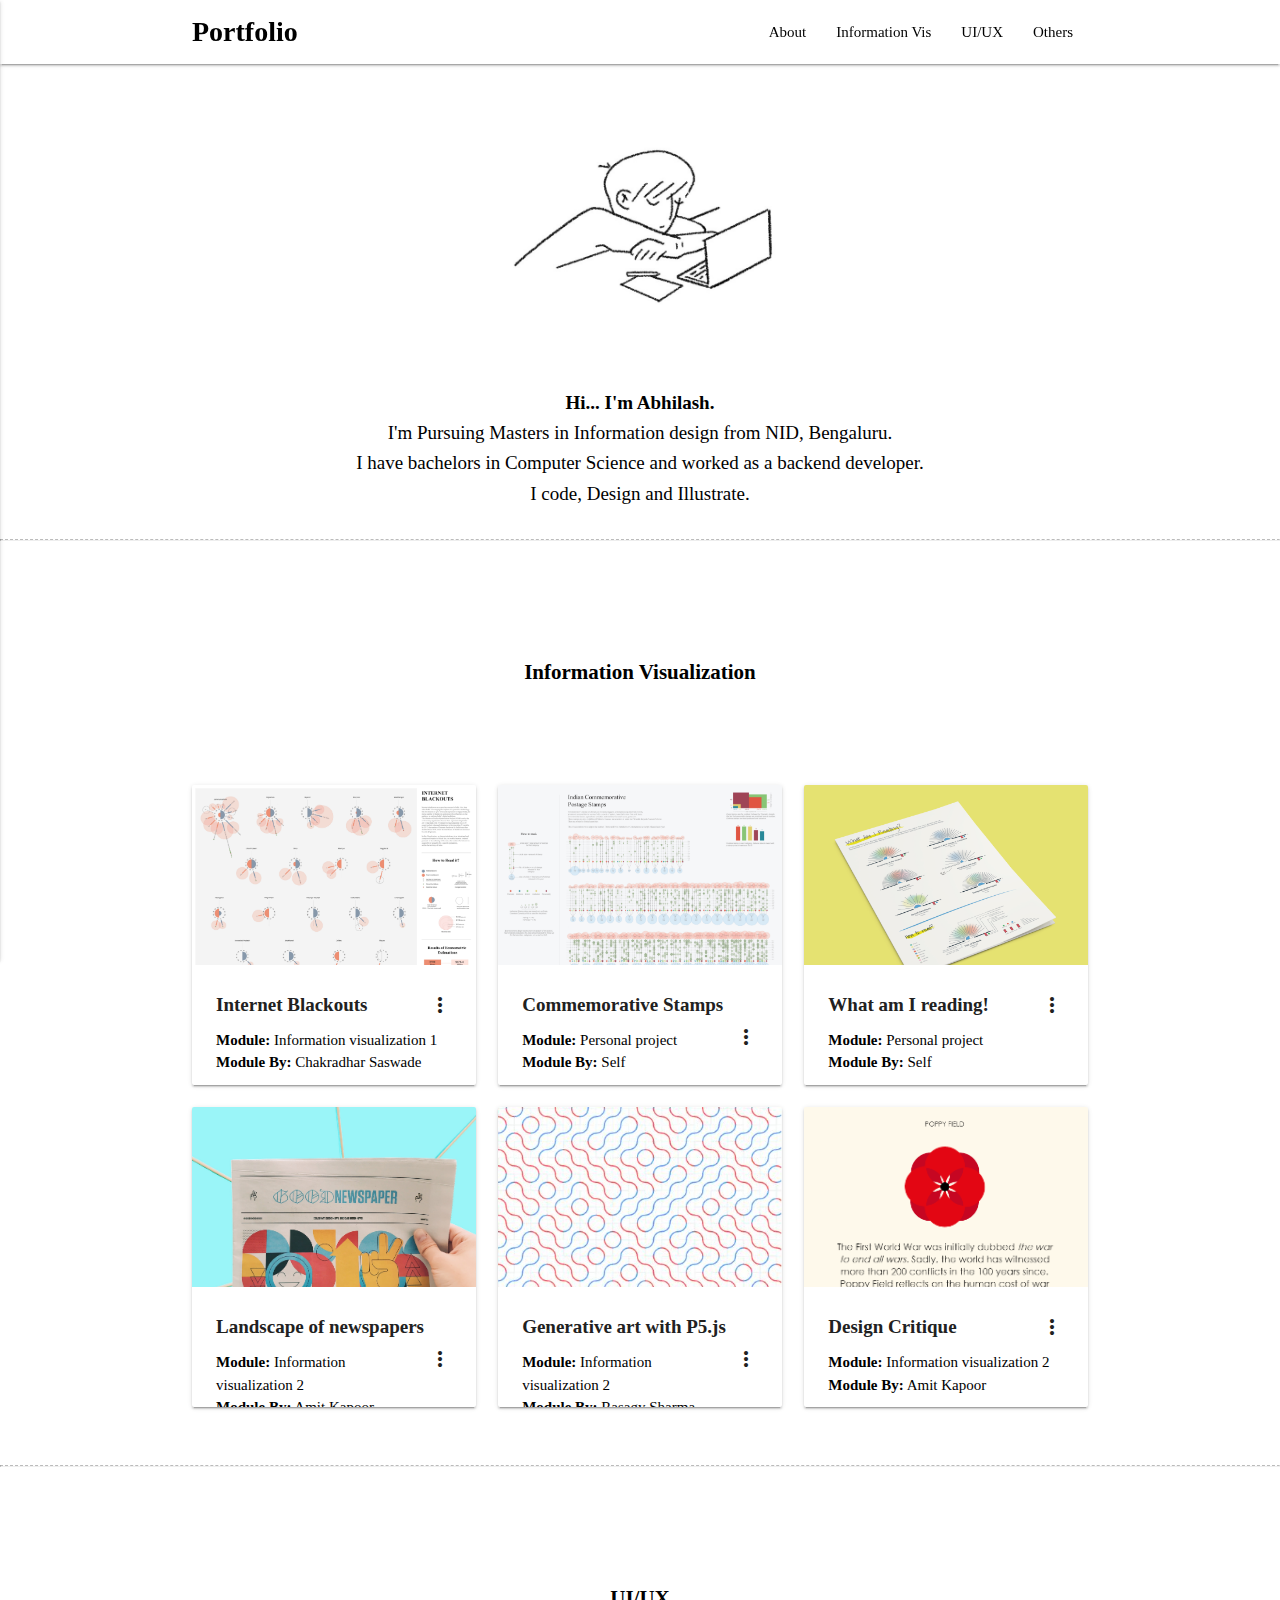
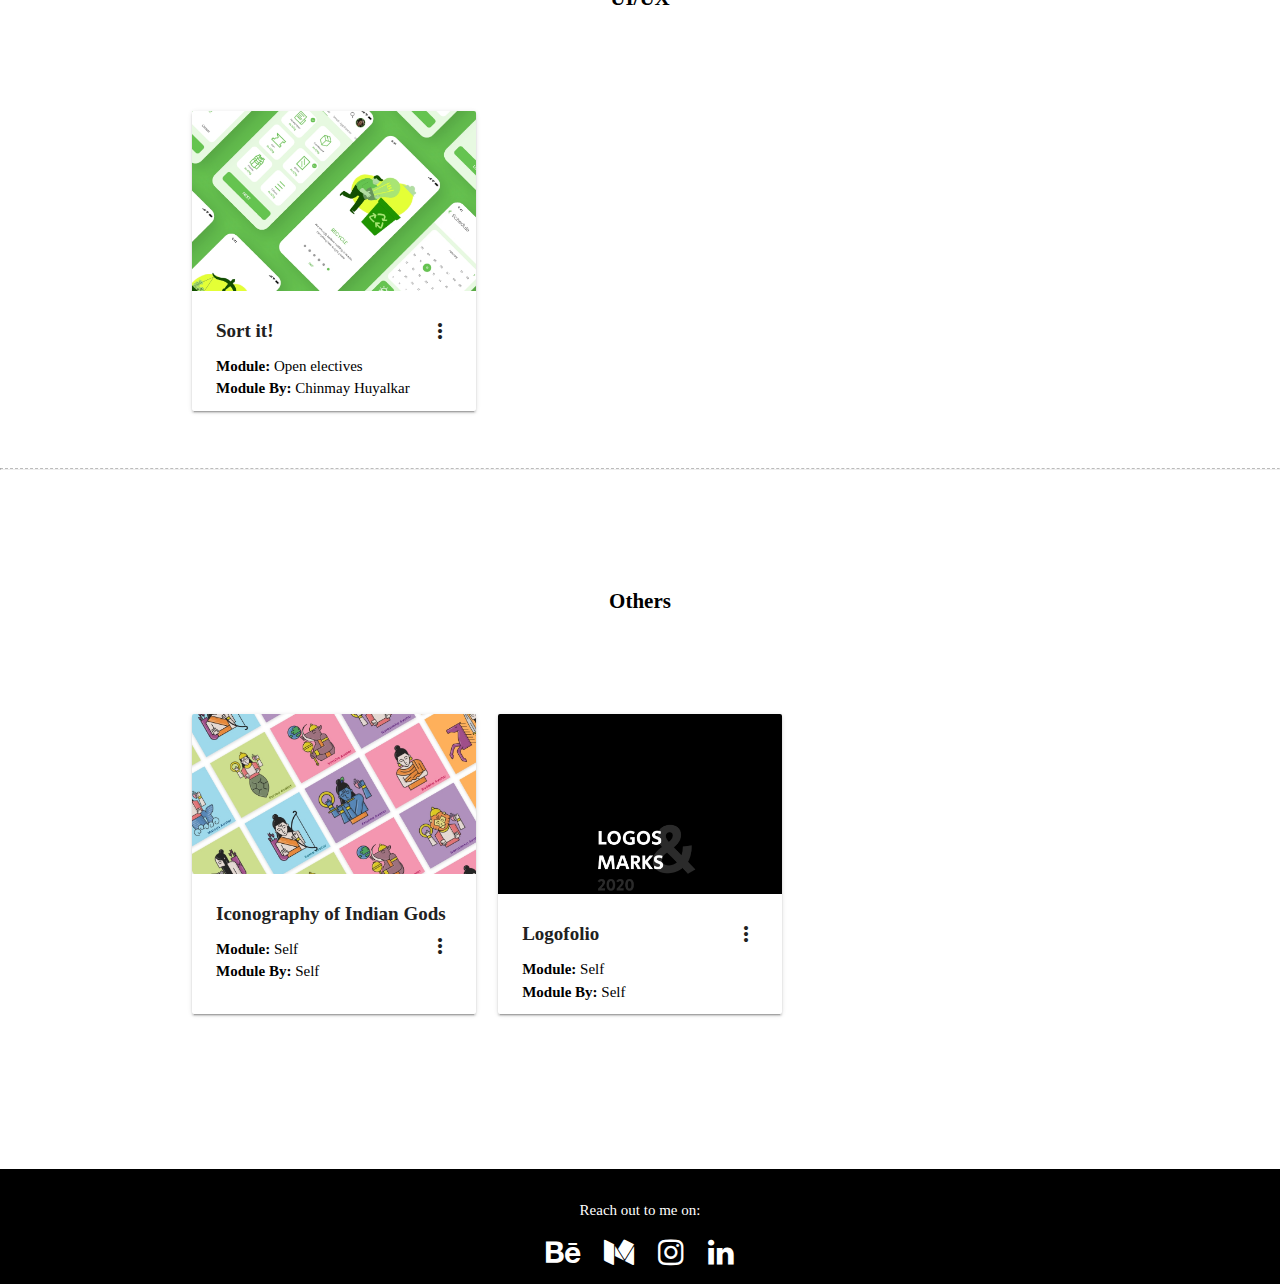
<file: index.html>
<!DOCTYPE html>
<html>

<head>
  <!--Import Google Icon Font-->
  <link href="https://fonts.googleapis.com/icon?family=Material+Icons" rel="stylesheet">
  <!--Import materialize.css-->
  <link type="text/css" rel="stylesheet" href="css/materialize.min.css" media="screen,projection" />
  <link type="text/css" rel="stylesheet" href="css/main.css" />
  <!--<link rel="stylesheet" href="https://cdnjs.cloudflare.com/ajax/libs/font-awesome/4.7.0/css/font-awesome.min.css">-->
  <link rel="stylesheet" href="font-awesome/css/font-awesome.min.css">

  <!--Let browser know website is optimized for mobile-->
  <meta name="viewport" content="width=device-width, initial-scale=1.0" />
  <title>Portfolio</title>
</head>

<body >
  <div class="navbar-fixed navibar">
    <nav class="white">
      <div class="container">
        <div class="nav-wrapper">
          <a href="#" class="brand-logo">Portfolio</a>
          <a href="#" data-activates="mobile-nav" class="button-collapse">
            <i class="material-icons black-text">menu</i>
          </a>
          <ul class="right hide-on-med-and-down ">
            <li><a href="#about"><span class = "navibar-sec">About</span></a></li>
            <li><a href="#infoviz"><span class = "navibar-sec">Information Vis</span></a></li>
            <li><a href="#uiux"><span class = "navibar-sec">UI/UX</span></a></li>
            <li><a href="#others"><span class = "navibar-sec">Others</span></a></li>
      
          </ul>
        </div>
      </div>
    </nav>
  </div>

  <ul class="side-nav" id = "mobile-nav">
    <li><a href="#about"><span class = "navibar-sec">About</span></a></li>
            <li><a href="#infoviz"><span class = "navibar-sec">Information Vis</span></a></li>
            <li><a href="#uiux"><span class = "navibar-sec">UI/UX</span></a></li>
            <li><a href="#others"><span class = "navibar-sec">Others</span></a></li>
  </ul>


<!--section: about and Image-->
<section id = "about" class = "scrollspy">
  <div class="container">
    <div class="row">
      <div class="center">
        <img src="img/self2.jpg" alt="" class = "self-portrait">
      </div>
      <div class="center">
       <H5 class="intro-text"><span class = "myname">Hi... I'm Abhilash.</span> <br>I'm Pursuing Masters in Information design from NID, Bengaluru.<br> I have bachelors in Computer Science and worked as a backend developer. <br>I code, Design and Illustrate.</H5>
      </div>
    </div>
  </div>
</section>

<hr class="dashed">



  <!--section: information visualization-->

  <section id = "infoviz" class="section section-infoviz scrollspy">
    <div class="container">
      <div class="row">
        <h4 class="center headers">Information Visualization</h4>
        <div class="col s12 m4">
          <div class="card small">
            <div class="card-image waves-effect waves-block waves-light">
              <img class="activator" src="img/A0_blackouts_sheet_landscape_v2-min.jpg" alt=""   >
            </div>
            <div class="card-content">
              <span class="card-title activator grey-text text-darken-4 card-header">Internet Blackouts<i class="material-icons right">more_vert</i></span>  
              <p class = "card-subheaders"><span class = "bolder">Module:</span> Information visualization 1</p>
              <p class = "card-subheaders"><span class = "bolder">Module By:</span> Chakradhar Saswade</p>
            </div>
            <div class="card-reveal">
              <span class="card-title grey-text text-darken-4 card-header">Internet Blackouts<i class="material-icons right">close</i></span>
              <p class = "card-subheaders">A print visualization on internet blackouts observed across India's different states</p>
              <a href="https://www.behance.net/gallery/98576827/Internet-Blackouts-in-India" class="black-text" target="_blank">
                <i class="fa fa-behance fa-2x" aria-hidden="true"></i>
              </a>
            </div>
          </div>
        </div>

        <div class="col s12 m4">
          <div class="card small">
            <div class="card-image waves-effect waves-block waves-light">
              <img class="activator" src="img/a0_viz_stamps-min.jpg" alt=""  >
            </div>
            <div class="card-content">
              <span class="card-title activator grey-text text-darken-4 card-header">Commemorative Stamps<i class="material-icons right">more_vert</i></span>  
              <p class = "card-subheaders"><span class = "bolder">Module:</span> Personal project</p>
              <p class = "card-subheaders"><span class = "bolder">Module By:</span> Self</p>
            </div>
            <div class="card-reveal">
              <span class="card-title grey-text text-darken-4 card-header">Commemorative Stamps<i class="material-icons right">close</i></span>
              <p class = "card-subheaders">A print visualization on Indian Commemorative postage stamps from independence till year 2000</p>
              <a href="https://www.behance.net/gallery/97646105/A-visualization-on-Indian-Commemorative-postage-stamps" class="black-text" target="_blank"><i class="fa fa-behance fa-2x" aria-hidden="true"></i></a>
              <a href="https://medium.com/analytics-vidhya/indian-commemorative-postage-stamps-a-data-visualization-2efbea76a2e9" class="black-text" target="_blank">
                <i class="fa fa-medium fa-2x" aria-hidden="true"></i>
              </a>
            </div>
          </div>
        </div>

        <div class="col s12 m4">
          <div class="card small">
            <div class="card-image waves-effect waves-block waves-light">
              <img class="activator" src="img/bookreading.jpg" alt="">
            </div>
            <div class="card-content">
              <span class="card-title activator grey-text text-darken-4 card-header">What am I reading!<i class="material-icons right">more_vert</i></span>  
              <p class = "card-subheaders"><span class = "bolder">Module:</span> Personal project</p>
              <p class = "card-subheaders"><span class = "bolder">Module By:</span> Self</p>
            </div>
            <div class="card-reveal">
              <span class="card-title grey-text text-darken-4 card-header">What am I reading!<i class="material-icons right">close</i></span>
              <p class = "card-subheaders">A self made data art on which book you are reading. Project is to keep track of your</p>
              <a href="https://www.behance.net/gallery/97963663/What-Am-I-Reading" class="black-text" target="_blank">
              <i class="fa fa-behance fa-2x" aria-hidden="true"></i>
              </a>
              <a href="https://medium.com/nightingale/what-am-i-reading-1ccb4a08c74b" class="black-text" target="_blank">
              <i class="fa fa-medium fa-2x" aria-hidden="true"></i>
              </a>
            </div>
          </div>
        </div>

        <div class="col s12 m4">
          <div class="card small">
            <div class="card-image waves-effect waves-block waves-light">
              <img class="activator" src="img/newspapers.jpg" alt="">
            </div>
            <div class="card-content">
              <span class="card-title activator grey-text text-darken-4 card-header">Landscape of newspapers<i class="material-icons right">more_vert</i></span>  
              <p class = "card-subheaders"><span class = "bolder">Module:</span> Information visualization 2</p>
              <p class = "card-subheaders"><span class = "bolder">Module By:</span> Amit Kapoor</p>
            </div>
            <div class="card-reveal">
              <span class="card-title grey-text text-darken-4 card-header">Landscape of newspapers<i class="material-icons right">close</i></span>
              <p class = "card-subheaders">An information visualization to understand the landscape of newspapers in India. To document the process, decisions and design along the way.</p>

              <a href="" class="black-text" target="_blank">
              <i class="fa fa-globe fa-2x" aria-hidden="true"></i>
              </a>
            </div>
          </div>
        </div>

        <div class="col s12 m4">
          <div class="card small">
            <div class="card-image waves-effect waves-block waves-light">
              <img class="activator" src="img/arcs.JPG" alt="">
            </div>
            <div class="card-content">
              <span class="card-title activator grey-text text-darken-4 card-header">Generative art with P5.js<i class="material-icons right">more_vert</i></span>  
              <p class = "card-subheaders"><span class = "bolder">Module:</span> Information visualization 2</p>
              <p class = "card-subheaders"><span class = "bolder">Module By:</span> Rasagy Sharma</p>
            </div>
            <div class="card-reveal">
              <span class="card-title grey-text text-darken-4 card-header">Generative art with P5.js<i class="material-icons right">close</i></span>
              <p class = "card-subheaders">Generative art explorations with P5.js in a two week module.</p>
          
              <div class="collection">
                <a href="https://editor.p5js.org/abhilashkumar24/full/pYW8COIon" target = "_blank" class="collection-item black-text">Paint tool</a>
                <a href="https://editor.p5js.org/abhilashkumar24/full/NkDXqcZIm" target = "_blank" class="collection-item black-text">Solar System</a>
                <a href="https://editor.p5js.org/abhilashkumar24/full/CtCeYFXOR" target = "_blank" class="collection-item black-text">Sol Lewitt-154</a>
                <a href="https://editor.p5js.org/abhilashkumar24/full/f5h7naSFj" target = "_blank" class="collection-item black-text">Sol Lewitt-164</a>
                <a href="https://editor.p5js.org/abhilashkumar24/full/TulJ7lUcM" target = "_blank" class="collection-item black-text">Truchet Arcs</a>
                <a href="https://editor.p5js.org/abhilashkumar24/full/rjrfO5_uN" target = "_blank" class="collection-item black-text">Truchet Lines</a>
              </div>
            </div>
          </div>
        </div>

        <div class="col s12 m4">
          <div class="card small">
            <div class="card-image waves-effect waves-block waves-light">
              <img class="activator" src="img/Untitled3.png" alt="">
            </div>
            <div class="card-content">
              <span class="card-title activator grey-text text-darken-4 card-header">Design Critique<i class="material-icons right">more_vert</i></span>  
              <p class = "card-subheaders"><span class = "bolder">Module:</span> Information visualization 2</p>
              <p class = "card-subheaders"><span class = "bolder">Module By:</span> Amit Kapoor</p>
            </div>
            <div class="card-reveal">
              <span class="card-title grey-text text-darken-4 card-header">Design Critique<i class="material-icons right">close</i></span>
              <p class = "card-subheaders">A classroom exercise on critiquing an Interactive Infoviz article</p>
              <a href="Export-73945aac-896d-4491-a476-2f12aa3fb383/Design Critique Interactive Article 924c11c0cab6442c896a4ef19d57ad7e.html" class="black-text" target="_blank">
                <i class="fa fa-globe fa-2x" aria-hidden="true"></i>
                </a>
            </div>
          </div>
        </div>

               

      </div>
    </div>

  <!--section: UI/UX-->
  </section>

  <hr class="dashed">
  <section id = "uiux" class="section section-uiux scrollspy">
    <div class="container">
      <div class="row">
        <h4 class="center headers">UI/UX</h4>
        <div class="col s12 m4">
          <div class="card small">
            <div class="card-image waves-effect waves-block waves-light">
              <img class="activator" src="img/sortit.jpg" alt="" >
            </div>
            <div class="card-content">
              <span class="card-title activator grey-text text-darken-4 card-header">Sort it!<i class="material-icons right">more_vert</i></span>  
              <p class = "card-subheaders"><span class = "bolder">Module:</span> Open electives</p>
              <p class = "card-subheaders"><span class = "bolder">Module By:</span> Chinmay Huyalkar</p>
            </div>
            <div class="card-reveal">
              <span class="card-title grey-text text-darken-4 card-header">Sort it!<i class="material-icons right">close</i></span>
              <p class = "card-subheaders">A two week open elective module on UI/UX case study on a selected topic</p>
              <a href="https://www.behance.net/gallery/98876165/Sort-it-A-waste-management-app-UIUX-Exercise" class="black-text" target="_blank">
                <i class="fa fa-behance fa-2x" aria-hidden="true"></i>
              </a>
            </div>
          </div>
        </div>
      </div>
    </div>
  </section>

  <!--section: others-->

  <hr class="dashed">
  <section id = "others" class="section section-others scrollspy">
    <div class="container">
      <div class="row">
        <h4 class="center headers">Others</h4>
        <div class="col s12 m4">
          <div class="card small">
            <div class="card-image waves-effect waves-block waves-light">
              <img class="activator" src="img/gods.jpg" alt="" >
            </div>
            <div class="card-content">
              <span class="card-title activator grey-text text-darken-4 card-header">Iconography of Indian Gods<i class="material-icons right">more_vert</i></span>  
              <p class = "card-subheaders"><span class = "bolder">Module:</span> Self</p>
              <p class = "card-subheaders"><span class = "bolder">Module By:</span> Self</p>
            </div>
            <div class="card-reveal">
              <span class="card-title grey-text text-darken-4 card-header">Iconography of Indian Gods<i class="material-icons right">close</i></span>
              <p class = "card-subheaders">A self led iconography project on Indian Gods</p>
              <a href="https://www.behance.net/gallery/102330795/Dashavatar-Iconography" class="black-text" target="_blank">
                <i class="fa fa-behance fa-2x" aria-hidden="true"></i>
              </a>
            </div>
          </div>
        </div>

        <div class="col s12 m4">
          <div class="card small">
            <div class="card-image waves-effect waves-block waves-light">
              <img class="activator" src="img/logofolio-01.jpg" alt="" >
            </div>
            <div class="card-content">
              <span class="card-title activator grey-text text-darken-4 card-header">Logofolio<i class="material-icons right">more_vert</i></span>  
              <p class = "card-subheaders"><span class = "bolder">Module:</span> Self</p>
              <p class = "card-subheaders"><span class = "bolder">Module By:</span> Self</p>
            </div>
            <div class="card-reveal">
              <span class="card-title grey-text text-darken-4 card-header">Logofolio<i class="material-icons right">close</i></span>
              <p class = "card-subheaders">Logos & marks done for clients</p>
              <a href="https://www.behance.net/gallery/102371915/Logos-Marks" class="black-text" target="_blank">
                <i class="fa fa-behance fa-2x" aria-hidden="true"></i>
              </a>
            </div>
          </div>
        </div>
      </div>
    </div>
  </section>


<footer class="section black white-text center">
  <p class="flow-text center ">Reach out to me on:</p>
  <a href="https://www.behance.net/abhilashku" class="white-text" target="_blank">
    <i class="fa fa-behance fa-2x" aria-hidden="true"></i>
  </a>
  <a href="https://medium.com/@abhilashkumar24" class="white-text" target="_blank">
    <i class="fa fa-medium fa-2x" aria-hidden="true"></i>
  </a>
  <a href="https://www.instagram.com/cheese_is_the_answer/" class="white-text" target="_blank">
    <i class="fa fa-instagram fa-2x" aria-hidden="true"></i>
  </a>
  <a href="https://www.linkedin.com/in/abhilash-kumar-307292143/" class="white-text" target="_blank">
    <i class="fa fa-linkedin fa-2x" aria-hidden="true"></i>
  </a>
  


</footer>

  
  <!--Import jQuery before materialize.js-->
  <script type="text/javascript" src="https://code.jquery.com/jquery-3.2.1.min.js"></script>
  <script type="text/javascript" src="js/materialize.min.js"></script>
  <script>
    $(document).ready(function () {
      // Custom JS & jQuery here
      $('.button-collapse').sideNav()
      $('.slider').slider({
        indicators: false,
        height: 400,
        transition: 500,
        interval: 6000

      });
    });


    $('.scrollspy').scrollSpy();
  </script>
</body>

</html>
</file>
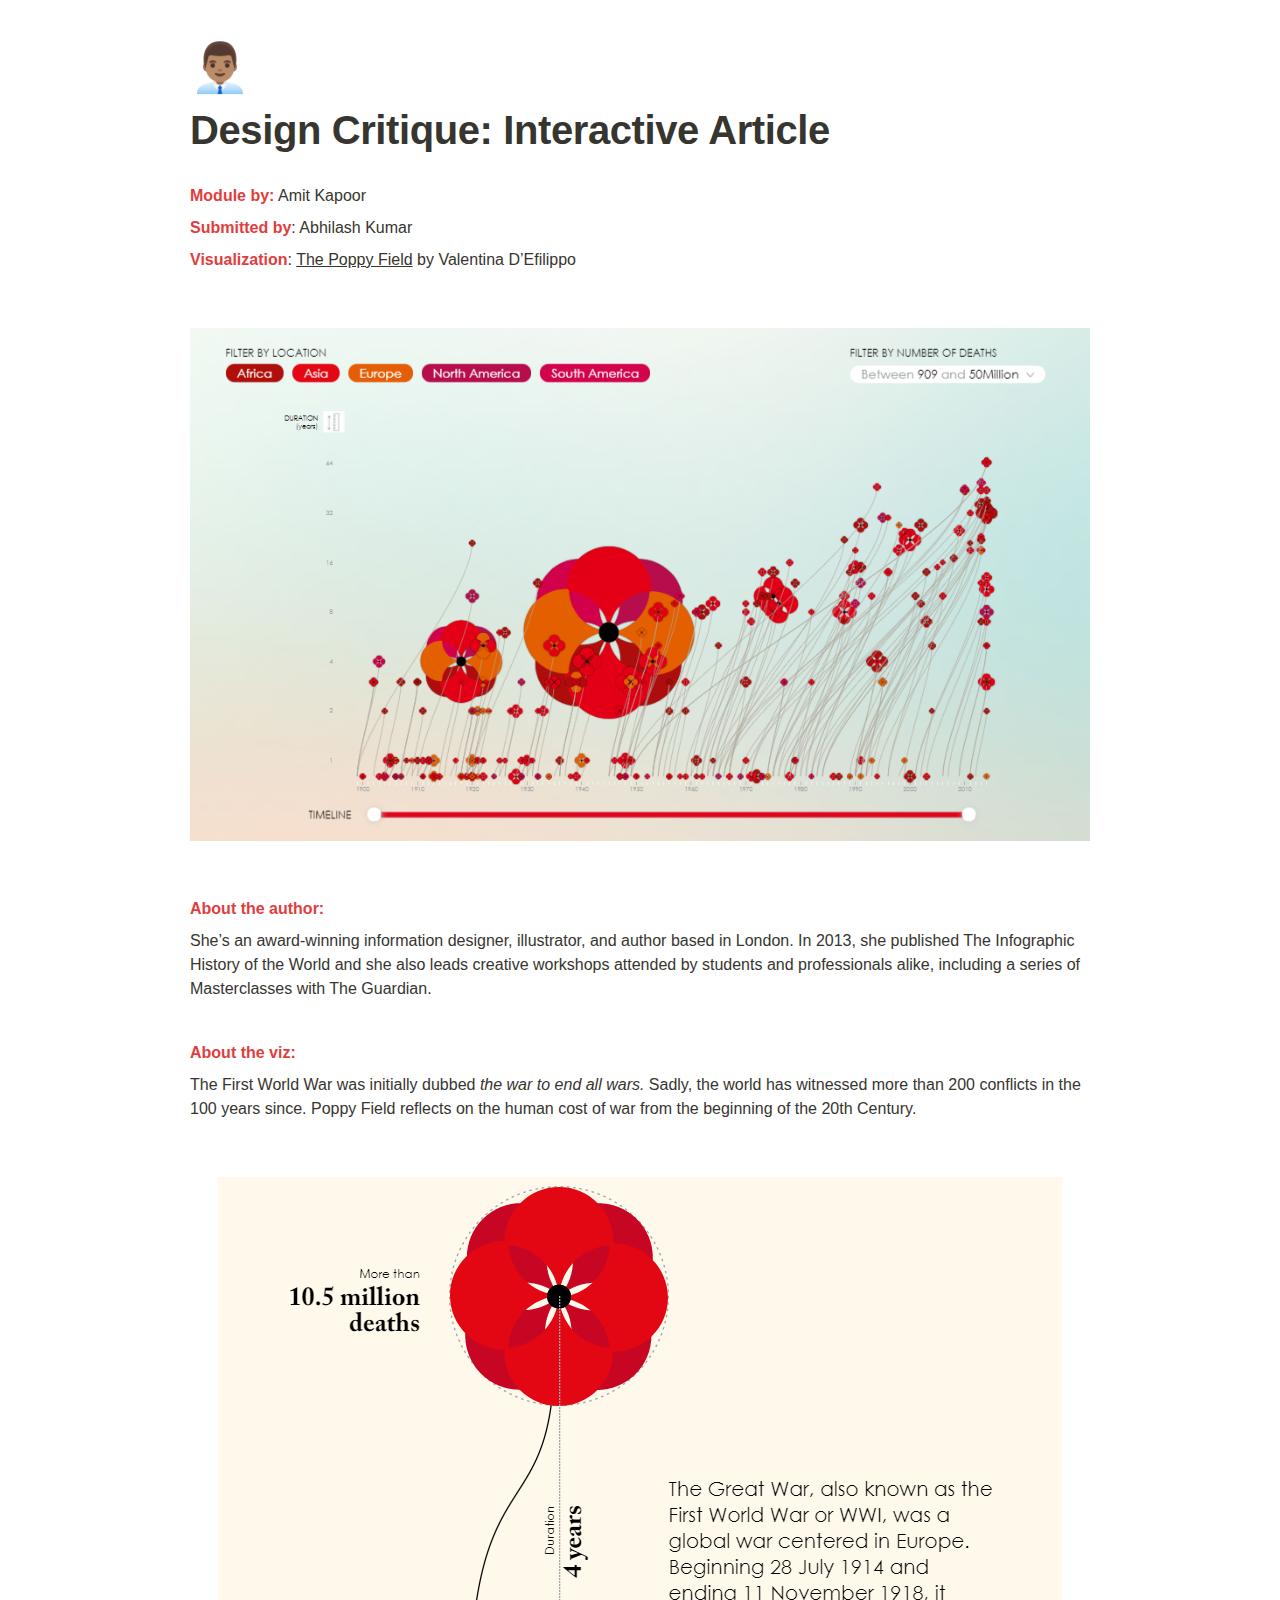
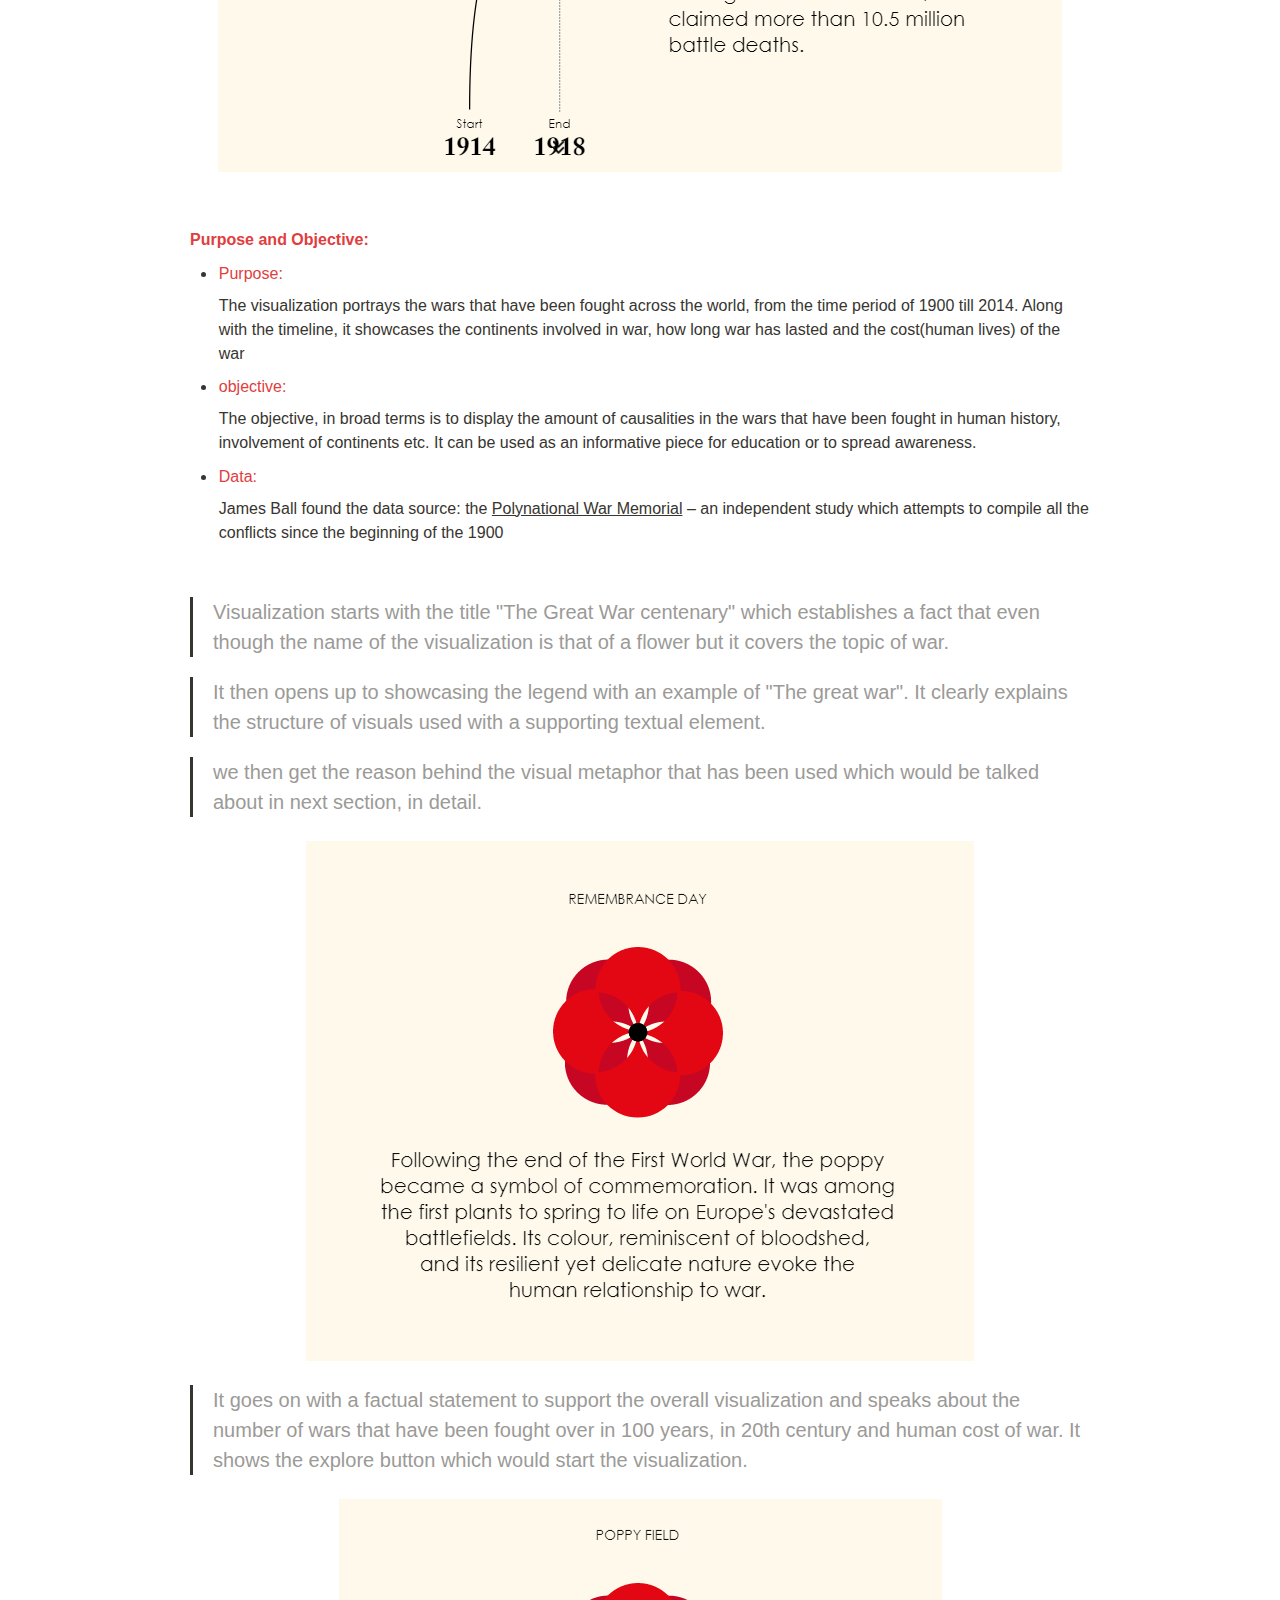
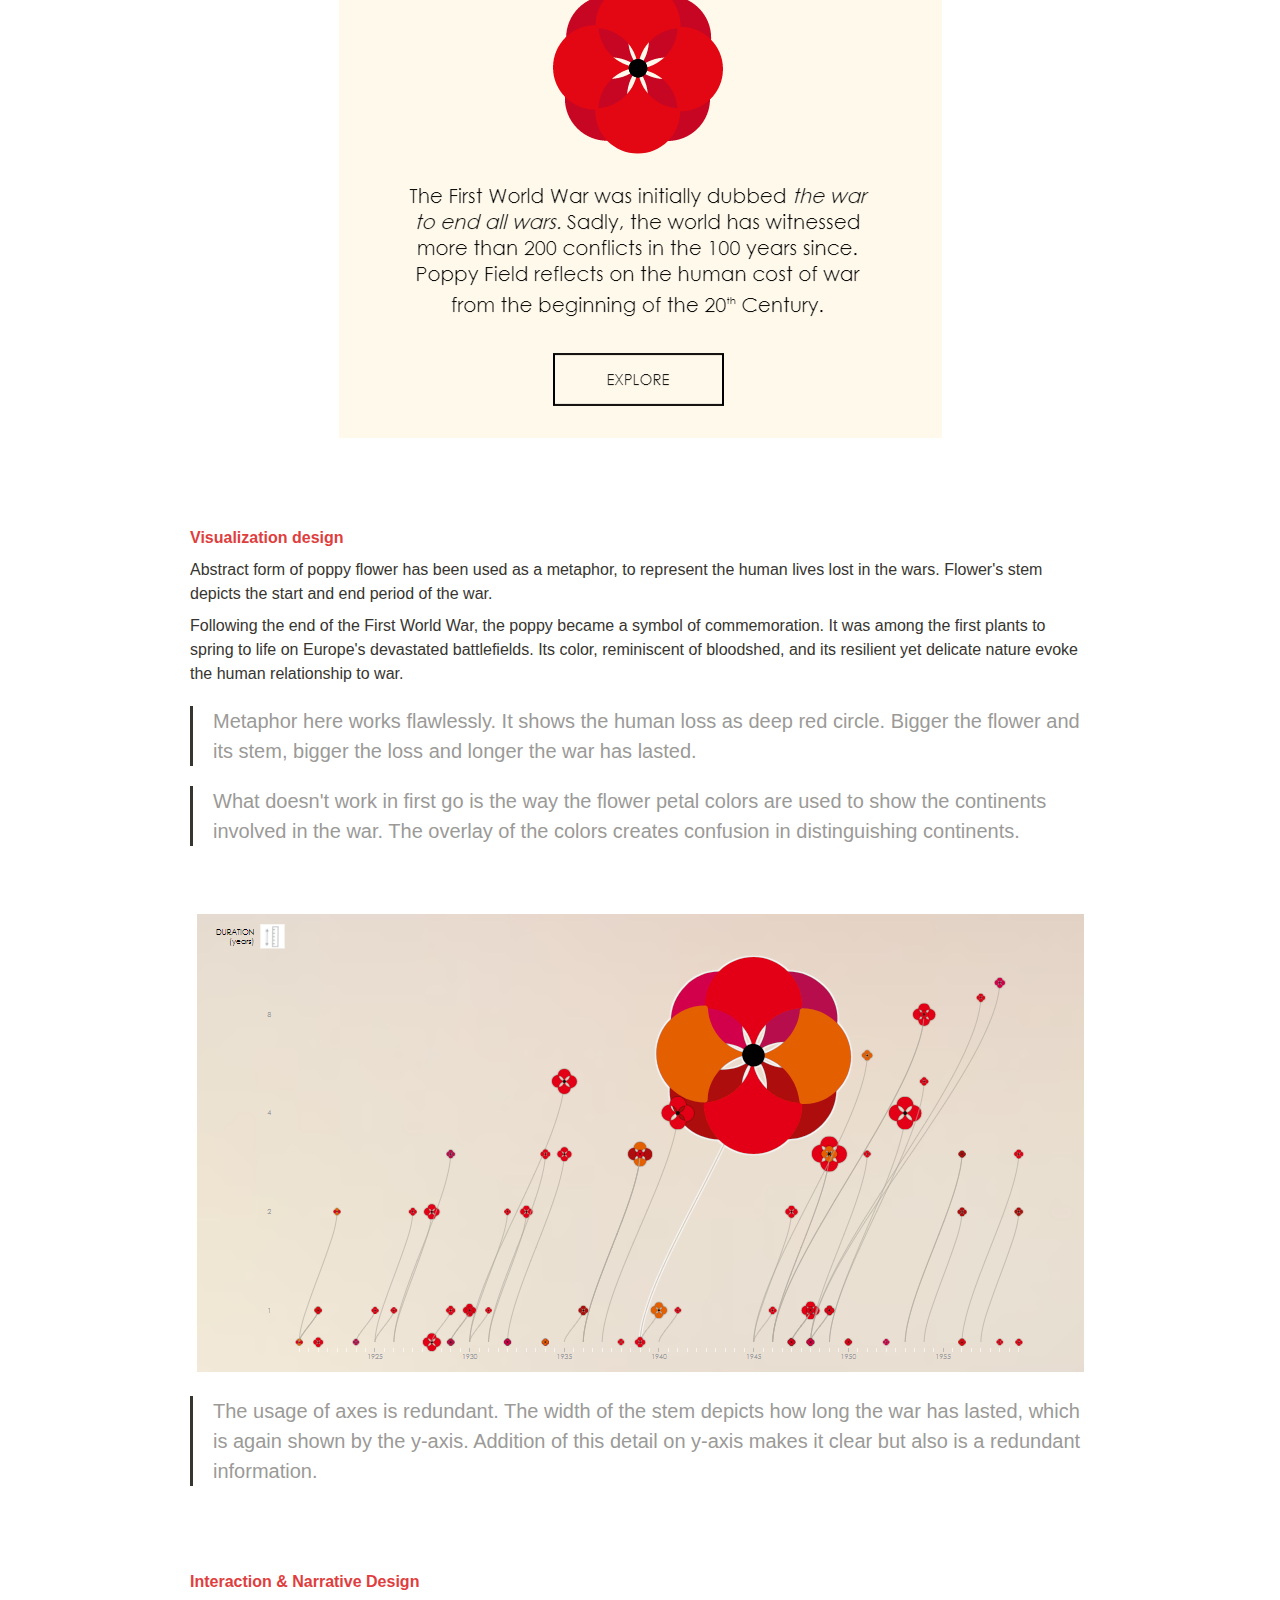
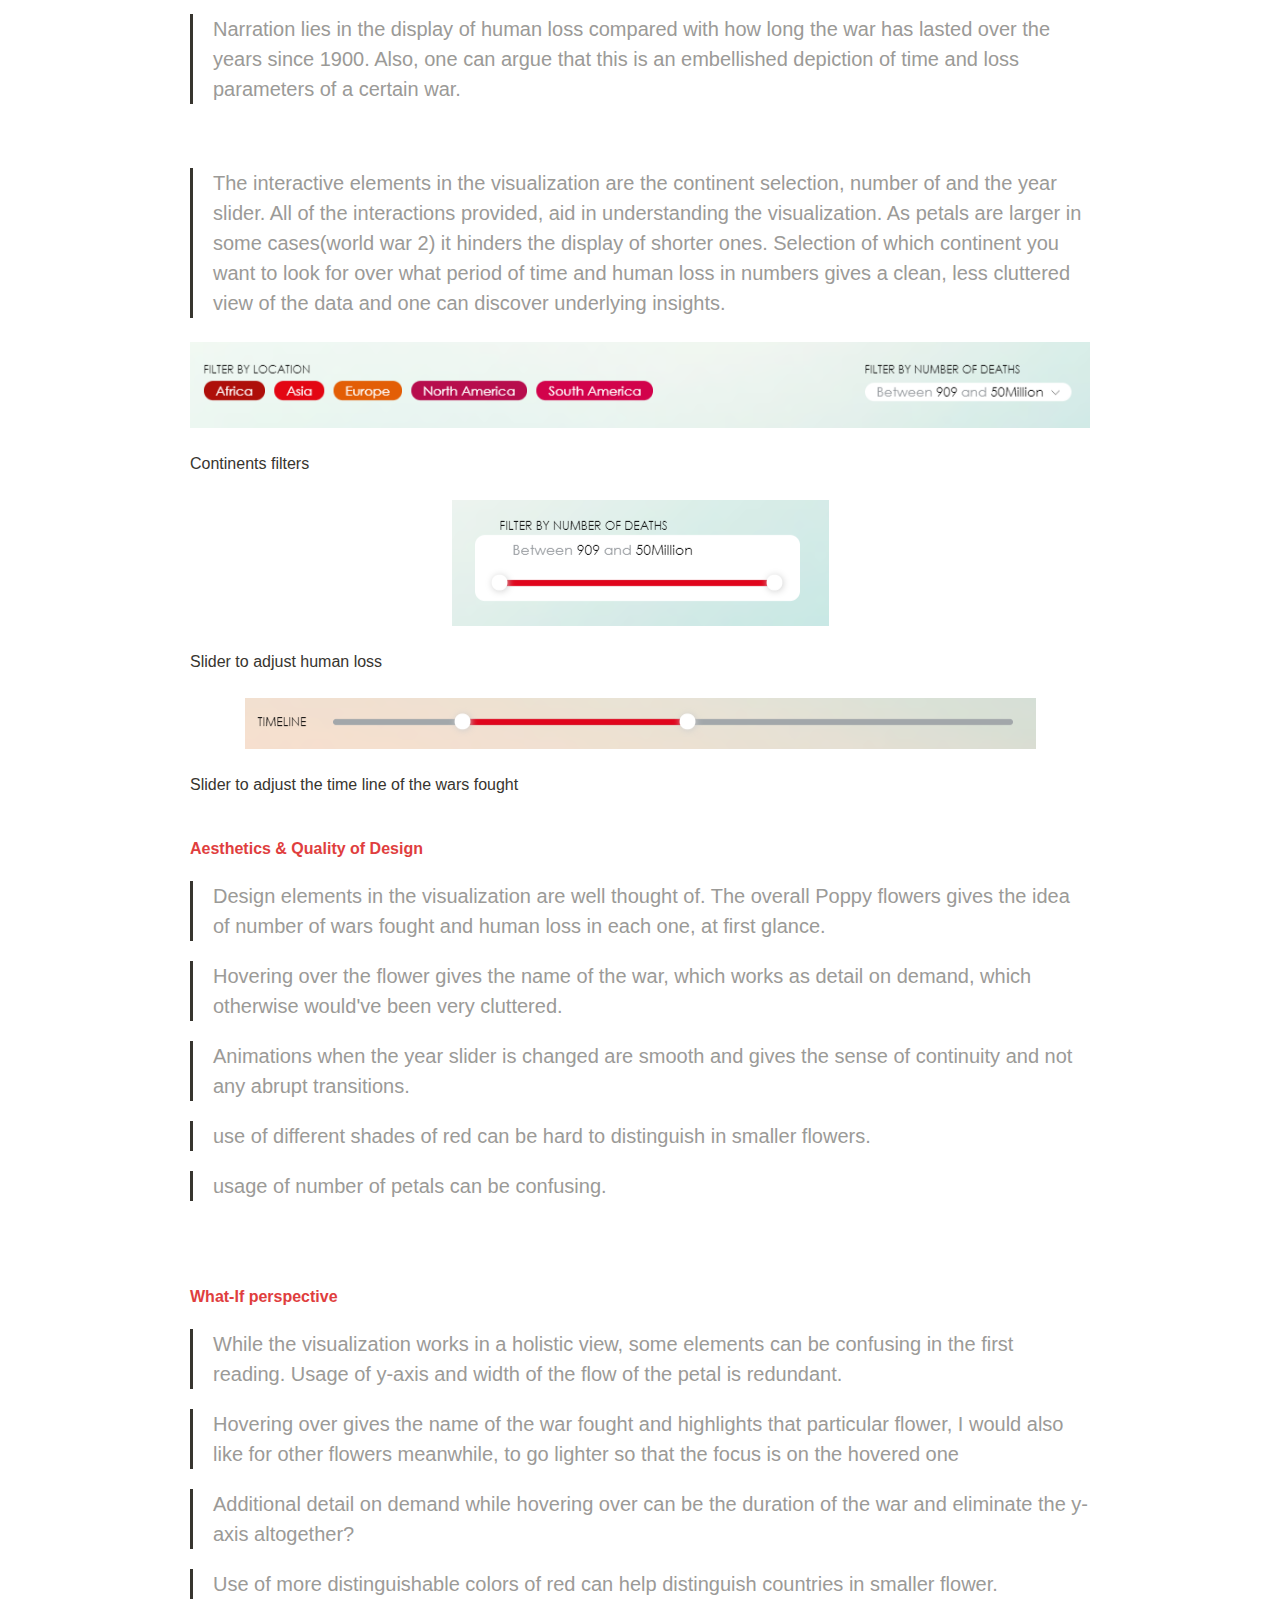
<file: Export-73945aac-896d-4491-a476-2f12aa3fb383/Design Critique Interactive Article 924c11c0cab6442c896a4ef19d57ad7e.html>
<html><head><meta http-equiv="Content-Type" content="text/html; charset=utf-8"/><title>Design Critique: Interactive Article</title><style>
/* webkit printing magic: print all background colors */
html {
	-webkit-print-color-adjust: exact;
}
* {
	box-sizing: border-box;
	-webkit-print-color-adjust: exact;
}

html,
body {
	margin: 0;
	padding: 0;
}
@media only screen {
	body {
		margin: 2em auto;
		max-width: 900px;
		color: rgb(55, 53, 47);
	}
}

body {
	line-height: 1.5;
	white-space: pre-wrap;
}

a,
a.visited {
	color: inherit;
	text-decoration: underline;
}

.pdf-relative-link-path {
	font-size: 80%;
	color: #444;
}

h1,
h2,
h3 {
	letter-spacing: -0.01em;
	line-height: 1.2;
	font-weight: 600;
	margin-bottom: 0;
}

.page-title {
	font-size: 2.5rem;
	font-weight: 700;
	margin-top: 0;
	margin-bottom: 0.75em;
}

h1 {
	font-size: 1.875rem;
	margin-top: 1.875rem;
}

h2 {
	font-size: 1.5rem;
	margin-top: 1.5rem;
}

h3 {
	font-size: 1.25rem;
	margin-top: 1.25rem;
}

.source {
	border: 1px solid #ddd;
	border-radius: 3px;
	padding: 1.5em;
	word-break: break-all;
}

.callout {
	border-radius: 3px;
	padding: 1rem;
}

figure {
	margin: 1.25em 0;
	page-break-inside: avoid;
}

figcaption {
	opacity: 0.5;
	font-size: 85%;
	margin-top: 0.5em;
}

mark {
	background-color: transparent;
}

.indented {
	padding-left: 1.5em;
}

hr {
	background: transparent;
	display: block;
	width: 100%;
	height: 1px;
	visibility: visible;
	border: none;
	border-bottom: 1px solid rgba(55, 53, 47, 0.09);
}

img {
	max-width: 100%;
}

@media only print {
	img {
		max-height: 100vh;
		object-fit: contain;
	}
}

@page {
	margin: 1in;
}

.collection-content {
	font-size: 0.875rem;
}

.column-list {
	display: flex;
	justify-content: space-between;
}

.column {
	padding: 0 1em;
}

.column:first-child {
	padding-left: 0;
}

.column:last-child {
	padding-right: 0;
}

.table_of_contents-item {
	display: block;
	font-size: 0.875rem;
	line-height: 1.3;
	padding: 0.125rem;
}

.table_of_contents-indent-1 {
	margin-left: 1.5rem;
}

.table_of_contents-indent-2 {
	margin-left: 3rem;
}

.table_of_contents-indent-3 {
	margin-left: 4.5rem;
}

.table_of_contents-link {
	text-decoration: none;
	opacity: 0.7;
	border-bottom: 1px solid rgba(55, 53, 47, 0.18);
}

table,
th,
td {
	border: 1px solid rgba(55, 53, 47, 0.09);
	border-collapse: collapse;
}

table {
	border-left: none;
	border-right: none;
}

th,
td {
	font-weight: normal;
	padding: 0.25em 0.5em;
	line-height: 1.5;
	min-height: 1.5em;
	text-align: left;
}

th {
	color: rgba(55, 53, 47, 0.6);
}

ol,
ul {
	margin: 0;
	margin-block-start: 0.6em;
	margin-block-end: 0.6em;
}

li > ol:first-child,
li > ul:first-child {
	margin-block-start: 0.6em;
}

ul > li {
	list-style: disc;
}

ul.to-do-list {
	text-indent: -1.7em;
}

ul.to-do-list > li {
	list-style: none;
}

.to-do-children-checked {
	text-decoration: line-through;
	opacity: 0.375;
}

ul.toggle > li {
	list-style: none;
}

ul {
	padding-inline-start: 1.7em;
}

ul > li {
	padding-left: 0.1em;
}

ol {
	padding-inline-start: 1.6em;
}

ol > li {
	padding-left: 0.2em;
}

.mono ol {
	padding-inline-start: 2em;
}

.mono ol > li {
	text-indent: -0.4em;
}

.toggle {
	padding-inline-start: 0em;
	list-style-type: none;
}

/* Indent toggle children */
.toggle > li > details {
	padding-left: 1.7em;
}

.toggle > li > details > summary {
	margin-left: -1.1em;
}

.selected-value {
	display: inline-block;
	padding: 0 0.5em;
	background: rgba(206, 205, 202, 0.5);
	border-radius: 3px;
	margin-right: 0.5em;
	margin-top: 0.3em;
	margin-bottom: 0.3em;
	white-space: nowrap;
}

.collection-title {
	display: inline-block;
	margin-right: 1em;
}

time {
	opacity: 0.5;
}

.icon {
	display: inline-block;
	max-width: 1.2em;
	max-height: 1.2em;
	text-decoration: none;
	vertical-align: text-bottom;
	margin-right: 0.5em;
}

img.icon {
	border-radius: 3px;
}

.user-icon {
	width: 1.5em;
	height: 1.5em;
	border-radius: 100%;
	margin-right: 0.5rem;
}

.user-icon-inner {
	font-size: 0.8em;
}

.text-icon {
	border: 1px solid #000;
	text-align: center;
}

.page-cover-image {
	display: block;
	object-fit: cover;
	width: 100%;
	height: 30vh;
}

.page-header-icon {
	font-size: 3rem;
	margin-bottom: 1rem;
}

.page-header-icon-with-cover {
	margin-top: -0.72em;
	margin-left: 0.07em;
}

.page-header-icon img {
	border-radius: 3px;
}

.link-to-page {
	margin: 1em 0;
	padding: 0;
	border: none;
	font-weight: 500;
}

p > .user {
	opacity: 0.5;
}

td > .user,
td > time {
	white-space: nowrap;
}

input[type="checkbox"] {
	transform: scale(1.5);
	margin-right: 0.6em;
	vertical-align: middle;
}

p {
	margin-top: 0.5em;
	margin-bottom: 0.5em;
}

.image {
	border: none;
	margin: 1.5em 0;
	padding: 0;
	border-radius: 0;
	text-align: center;
}

.code,
code {
	background: rgba(135, 131, 120, 0.15);
	border-radius: 3px;
	padding: 0.2em 0.4em;
	border-radius: 3px;
	font-size: 85%;
	tab-size: 2;
}

code {
	color: #eb5757;
}

.code {
	padding: 1.5em 1em;
}

.code-wrap {
	white-space: pre-wrap;
	word-break: break-all;
}

.code > code {
	background: none;
	padding: 0;
	font-size: 100%;
	color: inherit;
}

blockquote {
	font-size: 1.25em;
	margin: 1em 0;
	padding-left: 1em;
	border-left: 3px solid rgb(55, 53, 47);
}

.bookmark {
	text-decoration: none;
	max-height: 8em;
	padding: 0;
	display: flex;
	width: 100%;
	align-items: stretch;
}

.bookmark-title {
	font-size: 0.85em;
	overflow: hidden;
	text-overflow: ellipsis;
	height: 1.75em;
	white-space: nowrap;
}

.bookmark-text {
	display: flex;
	flex-direction: column;
}

.bookmark-info {
	flex: 4 1 180px;
	padding: 12px 14px 14px;
	display: flex;
	flex-direction: column;
	justify-content: space-between;
}

.bookmark-image {
	width: 33%;
	flex: 1 1 180px;
	display: block;
	position: relative;
	object-fit: cover;
	border-radius: 1px;
}

.bookmark-description {
	color: rgba(55, 53, 47, 0.6);
	font-size: 0.75em;
	overflow: hidden;
	max-height: 4.5em;
	word-break: break-word;
}

.bookmark-href {
	font-size: 0.75em;
	margin-top: 0.25em;
}

.sans { font-family: -apple-system, BlinkMacSystemFont, "Segoe UI", Helvetica, "Apple Color Emoji", Arial, sans-serif, "Segoe UI Emoji", "Segoe UI Symbol"; }
.code { font-family: "SFMono-Regular", Consolas, "Liberation Mono", Menlo, Courier, monospace; }
.serif { font-family: Lyon-Text, Georgia, YuMincho, "Yu Mincho", "Hiragino Mincho ProN", "Hiragino Mincho Pro", "Songti TC", "Songti SC", "SimSun", "Nanum Myeongjo", NanumMyeongjo, Batang, serif; }
.mono { font-family: iawriter-mono, Nitti, Menlo, Courier, monospace; }
.pdf .sans { font-family: Inter, -apple-system, BlinkMacSystemFont, "Segoe UI", Helvetica, "Apple Color Emoji", Arial, sans-serif, "Segoe UI Emoji", "Segoe UI Symbol", 'Twemoji', 'Noto Color Emoji', 'Noto Sans CJK SC', 'Noto Sans CJK KR'; }

.pdf .code { font-family: Source Code Pro, "SFMono-Regular", Consolas, "Liberation Mono", Menlo, Courier, monospace, 'Twemoji', 'Noto Color Emoji', 'Noto Sans Mono CJK SC', 'Noto Sans Mono CJK KR'; }

.pdf .serif { font-family: PT Serif, Lyon-Text, Georgia, YuMincho, "Yu Mincho", "Hiragino Mincho ProN", "Hiragino Mincho Pro", "Songti TC", "Songti SC", "SimSun", "Nanum Myeongjo", NanumMyeongjo, Batang, serif, 'Twemoji', 'Noto Color Emoji', 'Noto Sans CJK SC', 'Noto Sans CJK KR'; }

.pdf .mono { font-family: PT Mono, iawriter-mono, Nitti, Menlo, Courier, monospace, 'Twemoji', 'Noto Color Emoji', 'Noto Sans Mono CJK SC', 'Noto Sans Mono CJK KR'; }

.highlight-default {
}
.highlight-gray {
	color: rgb(155,154,151);
}
.highlight-brown {
	color: rgb(100,71,58);
}
.highlight-orange {
	color: rgb(217,115,13);
}
.highlight-yellow {
	color: rgb(223,171,1);
}
.highlight-teal {
	color: rgb(15,123,108);
}
.highlight-blue {
	color: rgb(11,110,153);
}
.highlight-purple {
	color: rgb(105,64,165);
}
.highlight-pink {
	color: rgb(173,26,114);
}
.highlight-red {
	color: rgb(224,62,62);
}
.highlight-gray_background {
	background: rgb(235,236,237);
}
.highlight-brown_background {
	background: rgb(233,229,227);
}
.highlight-orange_background {
	background: rgb(250,235,221);
}
.highlight-yellow_background {
	background: rgb(251,243,219);
}
.highlight-teal_background {
	background: rgb(221,237,234);
}
.highlight-blue_background {
	background: rgb(221,235,241);
}
.highlight-purple_background {
	background: rgb(234,228,242);
}
.highlight-pink_background {
	background: rgb(244,223,235);
}
.highlight-red_background {
	background: rgb(251,228,228);
}
.block-color-default {
	color: inherit;
	fill: inherit;
}
.block-color-gray {
	color: rgba(55, 53, 47, 0.6);
	fill: rgba(55, 53, 47, 0.6);
}
.block-color-brown {
	color: rgb(100,71,58);
	fill: rgb(100,71,58);
}
.block-color-orange {
	color: rgb(217,115,13);
	fill: rgb(217,115,13);
}
.block-color-yellow {
	color: rgb(223,171,1);
	fill: rgb(223,171,1);
}
.block-color-teal {
	color: rgb(15,123,108);
	fill: rgb(15,123,108);
}
.block-color-blue {
	color: rgb(11,110,153);
	fill: rgb(11,110,153);
}
.block-color-purple {
	color: rgb(105,64,165);
	fill: rgb(105,64,165);
}
.block-color-pink {
	color: rgb(173,26,114);
	fill: rgb(173,26,114);
}
.block-color-red {
	color: rgb(224,62,62);
	fill: rgb(224,62,62);
}
.block-color-gray_background {
	background: rgb(235,236,237);
}
.block-color-brown_background {
	background: rgb(233,229,227);
}
.block-color-orange_background {
	background: rgb(250,235,221);
}
.block-color-yellow_background {
	background: rgb(251,243,219);
}
.block-color-teal_background {
	background: rgb(221,237,234);
}
.block-color-blue_background {
	background: rgb(221,235,241);
}
.block-color-purple_background {
	background: rgb(234,228,242);
}
.block-color-pink_background {
	background: rgb(244,223,235);
}
.block-color-red_background {
	background: rgb(251,228,228);
}
.select-value-color-default { background-color: rgba(206,205,202,0.5); }
.select-value-color-gray { background-color: rgba(155,154,151, 0.4); }
.select-value-color-brown { background-color: rgba(140,46,0,0.2); }
.select-value-color-orange { background-color: rgba(245,93,0,0.2); }
.select-value-color-yellow { background-color: rgba(233,168,0,0.2); }
.select-value-color-green { background-color: rgba(0,135,107,0.2); }
.select-value-color-blue { background-color: rgba(0,120,223,0.2); }
.select-value-color-purple { background-color: rgba(103,36,222,0.2); }
.select-value-color-pink { background-color: rgba(221,0,129,0.2); }
.select-value-color-red { background-color: rgba(255,0,26,0.2); }

.checkbox {
	display: inline-flex;
	vertical-align: text-bottom;
	width: 16;
	height: 16;
	background-size: 16px;
	margin-left: 2px;
	margin-right: 5px;
}

.checkbox-on {
	background-image: url("data:image/svg+xml;charset=UTF-8,%3Csvg%20width%3D%2216%22%20height%3D%2216%22%20viewBox%3D%220%200%2016%2016%22%20fill%3D%22none%22%20xmlns%3D%22http%3A%2F%2Fwww.w3.org%2F2000%2Fsvg%22%3E%0A%3Crect%20width%3D%2216%22%20height%3D%2216%22%20fill%3D%22%2358A9D7%22%2F%3E%0A%3Cpath%20d%3D%22M6.71429%2012.2852L14%204.9995L12.7143%203.71436L6.71429%209.71378L3.28571%206.2831L2%207.57092L6.71429%2012.2852Z%22%20fill%3D%22white%22%2F%3E%0A%3C%2Fsvg%3E");
}

.checkbox-off {
	background-image: url("data:image/svg+xml;charset=UTF-8,%3Csvg%20width%3D%2216%22%20height%3D%2216%22%20viewBox%3D%220%200%2016%2016%22%20fill%3D%22none%22%20xmlns%3D%22http%3A%2F%2Fwww.w3.org%2F2000%2Fsvg%22%3E%0A%3Crect%20x%3D%220.75%22%20y%3D%220.75%22%20width%3D%2214.5%22%20height%3D%2214.5%22%20fill%3D%22white%22%20stroke%3D%22%2336352F%22%20stroke-width%3D%221.5%22%2F%3E%0A%3C%2Fsvg%3E");
}
	
</style></head><body><article id="e9be0d66-c7f3-435d-a095-4f8c823e1401" class="page sans"><header><div class="page-header-icon undefined"><span class="icon">👨🏽‍💼</span></div><h1 class="page-title">Design Critique: Interactive Article</h1></header><div class="page-body"><p id="6ff64a41-0c54-403c-8ec4-4fcff39e1fd9" class=""><mark class="highlight-red"><strong>Module by:</strong></mark> Amit Kapoor</p><p id="b472dcff-5c95-4cbd-b4f7-762f7407f6d6" class=""><mark class="highlight-red"><strong>Submitted by</strong></mark>: Abhilash Kumar</p><p id="f2ad0fb2-5a81-4722-905c-8a88ae87149a" class=""><mark class="highlight-red"><strong>Visualization</strong></mark>: <a href="http://poppyfield.org/">The Poppy Field</a> by Valentina D’Efilippo</p><p id="92d36fb1-69c6-47b3-a1d0-e0c037ad3eba" class="">
</p><figure id="924c11c0-cab6-442c-896a-4ef19d57ad7e" class="image"><a href="Design%20Critique%20Interactive%20Article%20924c11c0cab6442c896a4ef19d57ad7e/Untitled.png"><img style="width:1029px" src="Design%20Critique%20Interactive%20Article%20924c11c0cab6442c896a4ef19d57ad7e/Untitled.png"/></a></figure><p id="46f995cc-6939-4879-9de5-4afd7660d6a0" class="">
</p><p id="76c324ee-2eb2-44e7-b14b-d632bbc36b76" class=""><strong><mark class="highlight-red">About the author: </mark></strong></p><p id="a3df5887-b324-4ccf-8615-60001dd19f02" class="">She’s an award-winning information designer, illustrator, and author based in London. In 2013, she published The Infographic History of the World and she also leads creative workshops attended by students and professionals alike, including a series of Masterclasses with The Guardian.</p><p id="04287a5a-904f-421c-86b8-51e2fd968edf" class="">
</p><p id="451d9b58-506c-4cdd-ab25-eb9d17aef2a7" class=""><strong><mark class="highlight-red">About the viz: </mark></strong></p><p id="be9da70e-f6d6-4f00-962b-6377d6f64146" class="">The First World War was initially dubbed <em>the war to end all wars. </em>Sadly, the world has witnessed more than 200 conflicts in the 100 years since. Poppy Field reflects on the human cost of war from the beginning of the 20th Century.</p><p id="afede55e-6a15-4b95-8994-5bf29d97cf72" class="">
</p><figure id="2c85abdf-b837-40cd-b9af-b14691527b96" class="image"><a href="Design%20Critique%20Interactive%20Article%20924c11c0cab6442c896a4ef19d57ad7e/Untitled%201.png"><img style="width:844px" src="Design%20Critique%20Interactive%20Article%20924c11c0cab6442c896a4ef19d57ad7e/Untitled%201.png"/></a></figure><p id="f894c711-1a3e-42e2-b20d-5096e2e0ac72" class="">
</p><p id="73d7fdad-c3d7-4d61-bfd6-3fadb7870f3a" class=""><strong><mark class="highlight-red">Purpose and Objective:</mark></strong></p><ul id="149e2c4e-863f-4f50-89b1-d658a9df78da" class="bulleted-list"><li><mark class="highlight-red">Purpose:</mark><p id="f480e55e-b2b9-40fc-b1ce-6740698d2c72" class="">The visualization portrays the wars that have been fought across the world, from the time period of 1900 till 2014. Along with the timeline, it showcases the continents involved in war, how long war has lasted and the cost(human lives) of the war</p></li></ul><ul id="0ab74885-6457-4039-bce2-bf5f5bbac3ad" class="bulleted-list"><li><mark class="highlight-red">objective:</mark><p id="f0cdaf5b-5a5b-467f-9aed-18f47e8cd7ee" class="">The objective, in broad terms is to display the amount of causalities in the wars that have been fought in human history, involvement of continents etc. It can be used as an informative piece for education or to spread awareness.</p></li></ul><ul id="aaf7a51a-f03a-427f-8d8c-abafb6e58259" class="bulleted-list"><li><mark class="highlight-red">Data:</mark><p id="00956599-71bd-430f-8d6a-861066ae0535" class="">James Ball found the data source: the <a href="https://www.war-memorial.net/">Polynational War Memorial</a> – an independent study which attempts to compile all the conflicts since the beginning of the 1900</p><p id="2024d047-de0d-4ff4-8e1e-590ca049a628" class="">
</p></li></ul><blockquote id="ba6d470a-3989-4b64-aeb3-9e0a7bf8909d" class=""><mark class="highlight-gray">Visualization starts with the title &quot;The Great War centenary&quot; which establishes a fact that even though the name of the visualization is that of a flower but it covers the topic of war.</mark></blockquote><blockquote id="34fc5ba9-b7a9-4c86-8921-6d717a32a94b" class=""><mark class="highlight-gray">It then opens up to showcasing the legend with an example of &quot;The great war&quot;. It clearly explains the structure of visuals used with a supporting textual element.</mark></blockquote><blockquote id="57d09b80-1167-4b8f-99c4-e9091b959f71" class=""><mark class="highlight-gray">we then get the reason behind the visual metaphor that has been used which would be talked about in next section, in detail.</mark></blockquote><figure id="9594d536-909a-42e0-8ac6-583cd000ab77" class="image"><a href="Design%20Critique%20Interactive%20Article%20924c11c0cab6442c896a4ef19d57ad7e/Untitled%202.png"><img style="width:668px" src="Design%20Critique%20Interactive%20Article%20924c11c0cab6442c896a4ef19d57ad7e/Untitled%202.png"/></a></figure><blockquote id="9eb2a1e4-df10-492e-8bfd-4c1bb13ff174" class=""><mark class="highlight-gray">It goes on with a factual statement to support the overall visualization and speaks about the number of wars that have been fought over in 100 years, in 20th century and human cost of war. It shows the explore button which would start the visualization.</mark></blockquote><figure id="e8f2cf3a-5740-44de-a067-445c82026f23" class="image"><a href="Design%20Critique%20Interactive%20Article%20924c11c0cab6442c896a4ef19d57ad7e/Untitled%203.png"><img style="width:603px" src="Design%20Critique%20Interactive%20Article%20924c11c0cab6442c896a4ef19d57ad7e/Untitled%203.png"/></a></figure><p id="3d5348bc-ca15-4d4f-9e10-f253682b16ec" class="">
</p><p id="f6a7aeb8-6993-48e5-96d5-9f49b2d1bb41" class="">
</p><p id="8c8533bb-e34a-467c-a1bf-0c68a8220244" class=""><mark class="highlight-red"><strong>Visualization design</strong></mark></p><p id="4cb48a5e-868a-4fd7-a3e4-ca63576df52c" class="">Abstract form of poppy flower has been used as a metaphor, to represent the human lives lost in the wars. Flower&#x27;s stem depicts the start and end period of the war.</p><p id="013f8a17-d74d-4ca7-836c-01f47f820e10" class="">Following the end of the First World War, the poppy became a symbol of commemoration. It was among the first plants to spring to life on Europe&#x27;s devastated battlefields. Its color, reminiscent of bloodshed, and its resilient yet delicate nature evoke the human relationship to war.</p><blockquote id="22edf98e-213b-4abd-8c83-789ca300bc3c" class=""><mark class="highlight-gray">Metaphor here works flawlessly. It shows the human loss as deep red circle. Bigger the flower and its stem, bigger the loss and longer the war has lasted.</mark></blockquote><blockquote id="96b05394-a190-4ae4-a2ab-ee069ccf3b1a" class=""><mark class="highlight-gray">What doesn&#x27;t work in first go is the way the flower petal colors are used to show the continents involved in the war. The overlay of the colors creates confusion in distinguishing continents.</mark></blockquote><p id="3be2c3cd-fb87-48bc-ba50-0c4d9a7bc000" class="">
</p><figure id="18ed2472-1c4f-4755-b326-bb5f91ee2db0" class="image"><a href="Design%20Critique%20Interactive%20Article%20924c11c0cab6442c896a4ef19d57ad7e/Untitled%204.png"><img style="width:887px" src="Design%20Critique%20Interactive%20Article%20924c11c0cab6442c896a4ef19d57ad7e/Untitled%204.png"/></a></figure><blockquote id="319dfa30-df53-48fb-9083-ba0b81d228ee" class=""><mark class="highlight-gray">The usage of axes is redundant. The width of the stem depicts how long the war has lasted, which is again shown by the y-axis. Addition of this detail on y-axis makes it clear but also is a redundant information.</mark></blockquote><p id="4297b13d-4f4e-4837-ba61-a2cfb44d0cd0" class="">
</p><p id="9fec3489-5b32-4675-a3f9-c9b004c19c29" class="">
</p><p id="3ab90176-bf84-414b-92cd-bb150d0ebc79" class=""><mark class="highlight-red"><strong>Interaction &amp; Narrative Design</strong></mark></p><blockquote id="89c6c7d8-2eff-4c38-b207-b6d2cc2659e8" class=""><mark class="highlight-gray">Narration lies in the display of human loss compared with how long the war has lasted over the years since 1900. Also, one can argue that this is an embellished depiction of time and loss parameters of a certain war.</mark></blockquote><p id="9567fe2c-a3bd-4839-b999-815f1e9b28e4" class="">
</p><blockquote id="9427a2da-cb6e-45ea-a460-a70e926f1384" class=""><mark class="highlight-gray">The interactive elements in the visualization are the continent selection, number of and the year slider. All of the interactions provided, aid in understanding the visualization. As petals are larger in some cases(world war 2) it hinders the display of shorter ones. Selection of which continent you want to look for over what period of time and human loss in numbers gives a clean, less cluttered view of the data and one can discover underlying insights.</mark></blockquote><figure id="e5f6ca4c-418b-411c-a6d7-a5a73fc27398" class="image"><a href="Design%20Critique%20Interactive%20Article%20924c11c0cab6442c896a4ef19d57ad7e/Untitled%205.png"><img style="width:972px" src="Design%20Critique%20Interactive%20Article%20924c11c0cab6442c896a4ef19d57ad7e/Untitled%205.png"/></a></figure><p id="aa194a19-4150-4a08-95ae-19733f8cc0fb" class="">Continents filters</p><figure id="2247b3ca-d790-4e62-b03f-c0c37a322dfc" class="image"><a href="Design%20Critique%20Interactive%20Article%20924c11c0cab6442c896a4ef19d57ad7e/Untitled%206.png"><img style="width:377px" src="Design%20Critique%20Interactive%20Article%20924c11c0cab6442c896a4ef19d57ad7e/Untitled%206.png"/></a></figure><p id="cd3f2f6a-70a1-4502-be30-53376c98f857" class="">Slider to adjust human loss</p><figure id="7154669e-454c-44d3-bbdd-8e9f4f8f9bf5" class="image"><a href="Design%20Critique%20Interactive%20Article%20924c11c0cab6442c896a4ef19d57ad7e/Untitled%207.png"><img style="width:791px" src="Design%20Critique%20Interactive%20Article%20924c11c0cab6442c896a4ef19d57ad7e/Untitled%207.png"/></a></figure><p id="525545aa-ef6f-483e-81ed-89cb2489f872" class="">Slider to adjust the time line of the wars fought</p><p id="581936f6-caa3-47f9-84b7-b41f2fd82f23" class="">
</p><p id="76040bd3-9ac9-46ac-9195-c8153e1b2428" class=""><mark class="highlight-red"><strong>Aesthetics &amp; Quality of Design</strong></mark></p><blockquote id="9154e310-9b53-4273-b378-d97e7f44e361" class=""><mark class="highlight-gray">Design elements in the visualization are well thought of. The overall Poppy flowers gives the idea of number of wars fought and human loss in each one, at first glance. </mark></blockquote><blockquote id="115aecd2-0699-4c1d-b6ba-cba6b2eb08c7" class=""><mark class="highlight-gray">Hovering over the flower gives the name of the war, which works as detail on demand, which otherwise would&#x27;ve been very cluttered.</mark></blockquote><blockquote id="209ab917-db64-4d59-a554-880b07ef823b" class=""><mark class="highlight-gray">Animations when the year slider is changed are smooth and gives the sense of continuity and not any abrupt transitions.</mark></blockquote><blockquote id="73dbd203-5dad-4d75-a0e6-3da59cfaa22f" class=""><mark class="highlight-gray">use of different shades of red can be hard to distinguish in smaller flowers.</mark></blockquote><blockquote id="57a13a41-047d-4653-b991-c15d77f8c04f" class=""><mark class="highlight-gray">usage of number of petals can be confusing.</mark></blockquote><p id="788b537f-4fcb-4b5a-b92b-6b93931ecb7c" class="">
</p><p id="067001c2-dc4a-4c9d-bfb3-92a5b6ac976b" class="">
</p><p id="e910fad8-e0d1-4287-91a6-b73f6ee0fed7" class=""><mark class="highlight-red"><strong>What-If perspective</strong></mark></p><blockquote id="5983a1b6-199d-44d6-a922-0c82bb0febb1" class=""><mark class="highlight-gray">While the visualization works in a holistic view, some elements can be confusing in the first reading. Usage of y-axis and width of the flow of the petal is redundant. </mark></blockquote><blockquote id="c8cd2c2c-0d23-4040-ac57-38a1b98e5e02" class=""><mark class="highlight-gray">Hovering over gives the name of the war fought and highlights that particular flower, I would also like for other flowers meanwhile, to go lighter so that the focus is on the hovered one</mark></blockquote><blockquote id="7e8599fd-adf4-45ab-9aaf-6e33d60e1a58" class=""><mark class="highlight-gray">Additional detail on demand while hovering over can be the duration of the war and eliminate the y-axis altogether?</mark></blockquote><blockquote id="2732084a-2ff1-4414-85bf-e0d65ff509f5" class=""><mark class="highlight-gray">Use of more distinguishable colors of red can help distinguish countries in smaller flower. </mark></blockquote></div></article></body></html>
</file>
<file: css/main.css>
.slider .btn{
    margin-top:20px;
}

.behance-btn{
    margin-top:20px;
}

.navibar{
    font-family: "Fira Mono" !important;
    
}

.brand-logo{
    font-size: 28px !important; 
    color: black !important;
    font-weight:bold;
}

.navibar-sec{ 
    font-family: "Fira Mono" !important;
    font-size: 15px !important; 
    color: black !important;
}

.intro-text{
    font-family: "Fira Mono" !important;
    font-size: 19px !important; 
    color: black !important;
    line-height: 1.6;
}

.self-portrait{
        display: block;
        margin-left: auto;
        margin-right: auto;
        margin-top: 80px;
        margin-bottom: 80px;
        width: 30%;
}

.headers{
    padding: 80px 80px 80px 80px;
    font-family: "Fira Mono" !important;
    font-weight:bold;
    font-size: 21px !important; 
    color: black !important;
}

.card-title{
    font-family: "Fira Mono" !important;
    font-weight:bold !important;
    font-size: 19px !important; 
    color: black !important;
}

.card-subheaders{
    font-family: "Fira Mono" !important;
    font-size: 15px !important; 
    color: black !important;
}

.bolder{
    font-weight:bold;
}

.social-icons{
    padding-top: 20px;
    padding-right: 20px;
}

.myname{
    font-weight:bold;
}

.flow-text{
    font-family: "Fira Mono" !important;
    font-size: 15px !important;
    margin-left: auto;
        margin-right: auto;
}

.footer-icons{
    padding-top: 10px;
    padding-bottom: 20px;
    margin-left: auto;
        margin-right: auto;
}

.section-others{
    padding-bottom: 120px;
}

hr.dashed {
    border-top: 1px dashed #bbb;
  }


.fa-medium{
    padding-left: 20px;
}

.fa-instagram{
    padding-left: 20px;
}

.fa-linkedin{
    padding-left: 20px;
}
</file>
